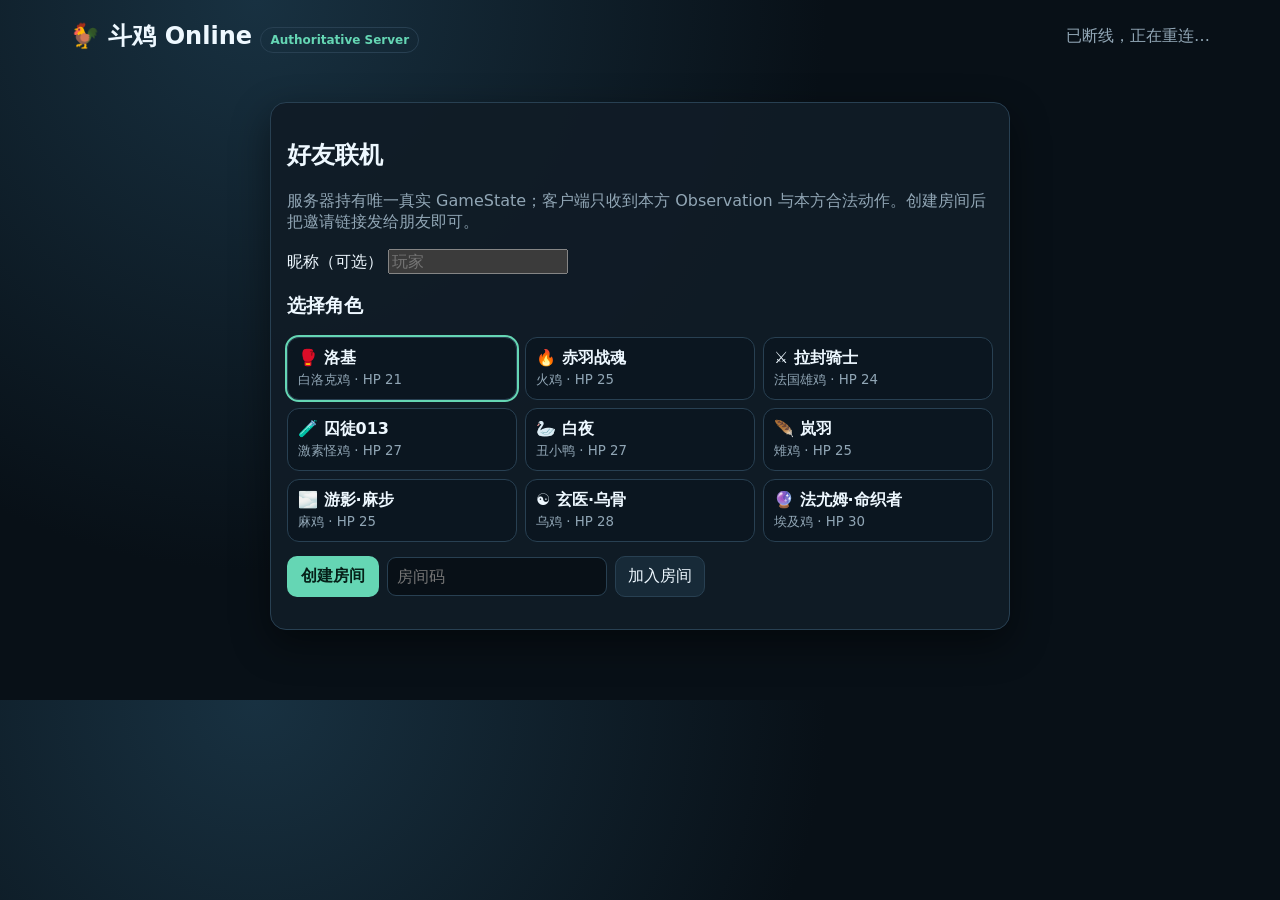
<file: src/online.html>
<!doctype html><html lang="zh-CN"><head><meta charset="utf-8"><meta name="viewport" content="width=device-width,initial-scale=1"><title>斗鸡 Online · 好友联机</title>
<style>
:root{color-scheme:dark;--bg:#081017;--panel:#101c26;--line:#284052;--accent:#65d6b4;--muted:#91a6b5;--danger:#ff8b8b}*{box-sizing:border-box}body{margin:0;background:radial-gradient(circle at 20% 0,#183141 0,#081017 46%);color:#eef8ff;font-family:system-ui,-apple-system,"Segoe UI","Microsoft YaHei",sans-serif}button,select,input{font:inherit}.wrap{max-width:1180px;margin:auto;padding:20px}.top{display:flex;justify-content:space-between;gap:12px;align-items:center}.brand{font-size:24px;font-weight:800}.badge{font-size:12px;border:1px solid var(--line);border-radius:99px;padding:5px 9px;color:var(--accent)}.panel{background:rgba(16,28,38,.95);border:1px solid var(--line);border-radius:16px;padding:16px;box-shadow:0 14px 38px #0007}.grid{display:grid;grid-template-columns:1fr 1fr;gap:14px}.lobby{max-width:740px;margin:50px auto}.heroes{display:grid;grid-template-columns:repeat(3,1fr);gap:8px}.hero{padding:10px;border:1px solid var(--line);border-radius:12px;background:#0b1620;cursor:pointer}.hero.active{outline:2px solid var(--accent)}.hero small,.muted{color:var(--muted)}.row{display:flex;gap:8px;align-items:center;flex-wrap:wrap}.primary{background:var(--accent);color:#062018;border:0;border-radius:10px;padding:10px 14px;font-weight:800;cursor:pointer}.secondary{background:#172a38;color:#eef8ff;border:1px solid var(--line);border-radius:10px;padding:9px 12px;cursor:pointer}.danger{background:#3b1d23;color:#ffd9dc;border:1px solid #78404a}.hidden{display:none!important}.roomcode{font:800 30px ui-monospace,monospace;letter-spacing:5px;color:#fff}.battle{display:grid;grid-template-columns:340px 1fr;gap:14px;margin-top:14px}.stats{display:grid;grid-template-columns:repeat(3,1fr);gap:8px}.stat{background:#0b1620;border:1px solid var(--line);border-radius:10px;padding:8px;text-align:center}.stat b{display:block;font-size:19px}.hand{display:grid;gap:8px}.card{background:#0b1620;border:1px solid var(--line);border-radius:12px;padding:10px}.card.playable{border-color:#3e806d}.card h4{margin:0 0 5px}.actions{display:grid;grid-template-columns:repeat(auto-fill,minmax(220px,1fr));gap:8px}.act{background:#142838;border:1px solid #38556a;color:#eef8ff;border-radius:11px;padding:10px;text-align:left;cursor:pointer}.act:hover{border-color:var(--accent)}.act:disabled{opacity:.5;cursor:not-allowed}.map{display:grid;grid-template-columns:repeat(9,1fr);gap:4px;max-width:620px;margin:10px auto}.cell{aspect-ratio:1;border:1px solid #273c4b;border-radius:8px;background:#0b1620;display:grid;place-items:center;font-size:12px;color:#708695}.cell.a{background:#174538;color:#dff}.cell.b{background:#562b32;color:#fff}.cell.ab{background:#594a18}.status{padding:8px 10px;border-radius:10px;background:#0b1620;border:1px solid var(--line)}#toast{position:fixed;right:18px;bottom:18px;max-width:420px;background:#101c26;border:1px solid var(--line);padding:12px 14px;border-radius:12px;display:none}.error{color:var(--danger)}@media(max-width:860px){.battle,.grid{grid-template-columns:1fr}.heroes{grid-template-columns:1fr 1fr}.battle{margin-top:8px}}
#combatAnnouncer{position:fixed;z-index:80;left:50%;top:15%;transform:translate(-50%,-8px) scale(.985);min-width:min(470px,76vw);max-width:86vw;padding:10px 18px;border:1px solid rgba(125,188,221,.48);border-radius:12px;background:rgba(9,26,39,.94);box-shadow:0 12px 34px rgba(0,0,0,.42);text-align:center;pointer-events:none;opacity:0;transition:opacity .18s ease,transform .22s ease;backdrop-filter:blur(4px)}
#combatAnnouncer.show{opacity:1;transform:translate(-50%,0) scale(1)}#combatAnnouncer .cue-kicker{font-size:11px;letter-spacing:.18em;color:#9bcbe1}#combatAnnouncer .cue-main{font-size:20px;font-weight:800;margin-top:3px;color:#eef9ff}
#combatAnnouncer.ultimate{border-color:rgba(239,188,92,.78)}#combatAnnouncer.ultimate .cue-main{color:#ffe7a9}#combatAnnouncer.skill .cue-main{color:#d9ffe5}#combatAnnouncer.combo .cue-main{color:#bff7ff}
.panel.hit-feedback{animation:onlineHit .26s ease-out}.panel.heal-feedback{animation:onlineHeal .34s ease-out}.battle.impact-feedback{animation:onlineImpact .28s ease-out}
@keyframes onlineHit{0%,100%{transform:translateX(0)}35%{transform:translateX(-4px)}65%{transform:translateX(2px)}}@keyframes onlineHeal{50%{filter:brightness(1.12)}}@keyframes onlineImpact{50%{filter:brightness(1.08)}}
@media(prefers-reduced-motion:reduce){#combatAnnouncer{transition:none}.panel.hit-feedback,.panel.heal-feedback,.battle.impact-feedback{animation-duration:.01ms!important}}</style></head><body><div class="wrap">
<div class="top"><div class="brand">🐓 斗鸡 Online <span class="badge">Authoritative Server</span></div><div id="conn" class="muted">连接中…</div></div>
<section id="lobby" class="panel lobby"><h2>好友联机</h2><p class="muted">服务器持有唯一真实 GameState；客户端只收到本方 Observation 与本方合法动作。创建房间后把邀请链接发给朋友即可。</p><label>昵称（可选） <input id="name" maxlength="20" placeholder="玩家" style="width:180px"></label><h3>选择角色</h3><div id="heroes" class="heroes"></div><div class="row" style="margin-top:14px"><button id="create" class="primary">创建房间</button><input id="roomInput" maxlength="6" placeholder="房间码" style="text-transform:uppercase;padding:9px;border-radius:9px;border:1px solid var(--line);background:#081017;color:white"><button id="join" class="secondary">加入房间</button></div><p id="lobbyMsg" class="muted"></p></section>
<section id="waiting" class="panel lobby hidden"><h2>房间已创建</h2><div id="roomCode" class="roomcode"></div><p class="muted">等待另一位玩家加入。房间保存在当前 Node 进程内；服务器重启后房间失效。</p><div class="row"><button id="copyInvite" class="primary">复制邀请链接</button><button id="copyCode" class="secondary">复制房间码</button></div><p id="playersWaiting"></p></section>
<section id="game" class="hidden"><div class="panel"><div class="row" style="justify-content:space-between"><div><b id="roomTitle"></b> · <span id="phase"></span></div><div class="row"><span id="turnStatus" class="status"></span><button id="rematch" class="secondary hidden">申请重赛</button><button id="surrender" class="secondary danger">投降</button></div></div></div>
<div class="battle"><div><div id="me" class="panel"></div><div id="opp" class="panel" style="margin-top:14px"></div><div class="panel" style="margin-top:14px"><h3>我的手牌</h3><div id="hand" class="hand"></div></div></div><div><div class="panel"><h3>地图位置</h3><div id="map" class="map"></div><p class="muted">A / B 为双方当前坐标。地图用于快速定位；完整合法移动以服务器返回的动作按钮为准。</p></div><div class="panel" style="margin-top:14px"><h3>当前合法动作</h3><div id="actions" class="actions"></div></div></div></div></section>
</div><div id="toast"></div><div id="combatAnnouncer" aria-live="polite"></div>
<script>
const $=s=>document.querySelector(s); let ws=null,catalog=null,selectedHero='luoji',roomId=null,side=null,token=null,snap=null,busy=false,lastFxSnap=null;
const saved=()=>{try{return JSON.parse(localStorage.getItem('douji-online-session')||'null')}catch{return null}};
function save(){if(roomId&&token)localStorage.setItem('douji-online-session',JSON.stringify({roomId,token}))}
function toast(t,err=false){const e=$('#toast');e.textContent=t;e.className=err?'error':'';e.style.display='block';setTimeout(()=>e.style.display='none',3200)}
const combatCueQueue=[];let combatCueBusy=false;function combatCue(kind,kicker,main){if(!main)return;combatCueQueue.push({kind,kicker,main});if(combatCueBusy)return;const run=()=>{const q=combatCueQueue.shift();if(!q){combatCueBusy=false;return}combatCueBusy=true;const n=$('#combatAnnouncer');n.className=q.kind||'';n.innerHTML=`<div class="cue-kicker">${q.kicker||''}</div><div class="cue-main">${q.main}</div>`;requestAnimationFrame(()=>n.classList.add('show'));setTimeout(()=>{n.classList.remove('show');setTimeout(run,170)},620)};run()}
function heroActionName(obs,ev){const p=obs.players?.[ev.side];if(ev.type==='skill')return p?.hero?.skills?.find(x=>x.id===ev.skillId)?.name||ev.name||'发动技能';if(ev.type==='ultimate')return p?.hero?.ultimates?.find(x=>x.id===ev.ultId)?.name||ev.name||'发动绝技';return ''}
function pulseOnlinePanel(absSide,heal=false){const node=absSide===side?$('#me'):$('#opp');if(!node)return;node.classList.remove('hit-feedback','heal-feedback');void node.offsetWidth;node.classList.add(heal?'heal-feedback':'hit-feedback');setTimeout(()=>node.classList.remove('hit-feedback','heal-feedback'),380)}
function onlineTransitionFx(prev,m){const obs=m.observation;if(!prev?.observation||!obs||m.seq<=prev.seq)return;const old=prev.observation;for(let i=0;i<2;i++){const d=(obs.players?.[i]?.hp??0)-(old.players?.[i]?.hp??0);if(d<0)pulseOnlinePanel(i,false);else if(d>0)pulseOnlinePanel(i,true)}if(obs.players?.some((p,i)=>(p.hp??0)<(old.players?.[i]?.hp??0))){const b=document.querySelector('.battle');if(b){b.classList.remove('impact-feedback');void b.offsetWidth;b.classList.add('impact-feedback');setTimeout(()=>b.classList.remove('impact-feedback'),320)}}const oldN=old.log?.length||0,newEvents=(obs.log||[]).slice(oldN);for(const ev of newEvents){const who=ev.side===side?'我方':'对手',hero=obs.players?.[ev.side]?.hero?.name||'斗士';if(ev.type==='ultimate')combatCue('ultimate',who+'绝技',`${hero} · ${heroActionName(obs,ev)}`);else if(ev.type==='skill')combatCue('skill',who+'技能',`${hero} · ${heroActionName(obs,ev)}`);else if(ev.type==='resolve'){const r=ev.log||{},step=r.stepNum||r.step||0;if(step>1)combatCue('combo',who+'连击',`第 ${step} 连击 · ${r.cardName||'追击'}`);else combatCue('combo',who+'攻击',r.cardName||'攻击')}}if((obs.expansionCount??0)>(old.expansionCount??0)){const next=obs.activeSide??obs.expansion?.initiativeSide??0;combatCue('expansion','展开推进',`第 ${(obs.expansionCount??0)+1} 展开 · ${obs.players?.[next]?.hero?.name||'下一方'}`)}}
function send(o){if(ws?.readyState===1)ws.send(JSON.stringify(o));}
function connect(){const proto=location.protocol==='https:'?'wss:':'ws:';ws=new WebSocket(proto+'//'+location.host+'/ws');ws.onopen=()=>{$('#conn').textContent='已连接';const q=new URLSearchParams(location.search),s=saved(),qr=q.get('room'),qt=q.get('token');let rid=null,t=null;if(qr&&qt){rid=qr;t=qt}else if(qr&&s?.roomId===qr&&s?.token){rid=qr;t=s.token}else if(!qr&&s?.roomId&&s?.token){rid=s.roomId;t=s.token}if(rid&&t)send({type:'RESUME',roomId:rid,token:t});};ws.onclose=()=>{$('#conn').textContent='已断线，正在重连…';setTimeout(connect,1200)};ws.onerror=()=>{};ws.onmessage=e=>handle(JSON.parse(e.data));}
function handle(m){if(m.type==='WELCOME'){catalog=m.catalog;roomId=m.roomId;side=m.side;token=m.token;save();renderHeroes();history.replaceState(null,'',location.pathname+'?room='+roomId);}
 else if(m.type==='ROOM'){renderRoom(m.room)}
 else if(m.type==='SNAPSHOT'||m.type==='STALE'){snap=m;renderGame(m)}
 else if(m.type==='ERROR'){toast(m.error,true);if(m.resumeFailed){localStorage.removeItem('douji-online-session');const q=new URLSearchParams(location.search),r=q.get('room');history.replaceState(null,'',location.pathname+(r?'?room='+encodeURIComponent(r):''));showLobby();if(r)$('#roomInput').value=r.toUpperCase();}}
}
function fallbackHeroes(){return {luoji:{id:'luoji',name:'洛基',title:'白洛克鸡',hp:21,emoji:'🥊'},chiyu:{id:'chiyu',name:'赤羽战魂',title:'火鸡',hp:25,emoji:'🔥'},lafeng:{id:'lafeng',name:'拉封骑士',title:'法国雄鸡',hp:24,emoji:'⚔️'},qiu013:{id:'qiu013',name:'囚徒013',title:'激素怪鸡',hp:27,emoji:'🧪'},baiye:{id:'baiye',name:'白夜',title:'丑小鸭',hp:27,emoji:'🦢'},lanyu:{id:'lanyu',name:'岚羽',title:'雉鸡',hp:25,emoji:'🪶'},youying:{id:'youying',name:'游影·麻步',title:'麻鸡',hp:25,emoji:'🌫️'},xuanyi:{id:'xuanyi',name:'玄医·乌骨',title:'乌鸡',hp:28,emoji:'☯️'},fayoum:{id:'fayoum',name:'法尤姆·命织者',title:'埃及鸡',hp:30,emoji:'🔮'}}}
function renderHeroes(){const hs=catalog?.heroes||fallbackHeroes();$('#heroes').innerHTML='';Object.values(hs).forEach(h=>{const d=document.createElement('div');d.className='hero '+(h.id===selectedHero?'active':'');d.innerHTML=`<b>${h.emoji||'🐓'} ${h.name}</b><br><small>${h.title} · HP ${h.hp}</small>`;d.onclick=()=>{selectedHero=h.id;renderHeroes()};$('#heroes').append(d)})}
function showLobby(){['#waiting','#game'].forEach(x=>$(x).classList.add('hidden'));$('#lobby').classList.remove('hidden');renderHeroes()}
function renderRoom(r){roomId=r.roomId;if(r.started)return;$('#lobby').classList.add('hidden');$('#game').classList.add('hidden');$('#waiting').classList.remove('hidden');$('#roomCode').textContent=roomId;$('#playersWaiting').textContent=(r.players.filter(Boolean).map(p=>`${p.side===0?'A':'B'}：${(catalog?.heroes||fallbackHeroes())[p.heroId]?.name||p.heroId}${p.connected?'（在线）':'（离线）'}`).join(' · '));}
function heroName(p){return p?.hero?.name||'未知'}
function pbox(p,title){if(!p)return `<h3>${title}</h3>`;const handN=Array.isArray(p.hand)?p.hand.length:0,deckN=Array.isArray(p.deck)?p.deck.length:0;return `<h3>${title} · ${heroName(p)}</h3><div class="stats"><div class="stat"><small>生命</small><b>${p.hp}</b></div><div class="stat"><small>能量</small><b>${p.energy}</b></div><div class="stat"><small>气</small><b>${p.qi}</b></div></div><p class="muted">手牌 ${handN} · 牌库 ${deckN} · 位置 (${p.pos?.r??'?'},${p.pos?.c??'?'})</p>`}
function renderMap(obs){const m=$('#map');m.innerHTML='';const a=obs.players?.[0]?.pos,b=obs.players?.[1]?.pos;for(let r=0;r<9;r++)for(let c=0;c<9;c++){const d=document.createElement('div');const A=a&&a.r===r&&a.c===c,B=b&&b.r===r&&b.c===c;d.className='cell '+(A&&B?'ab':A?'a':B?'b':'');d.textContent=A&&B?'AB':A?'A':B?'B':`${r},${c}`;m.append(d)}}
function actLabel(a){let s='';if(a.kind==='play_card'||a.kind==='counter')s=`${a.kind==='counter'?'反击':'出牌'}：${a.cardName||''}`;else if(a.kind==='use_skill')s=`技能：${a.name||a.skill?.name||a.skillId}`;else if(a.kind==='use_ultimate')s=`绝技：${a.name||a.ultimate?.name||a.ultimateId||''}`;else if(a.kind==='tactical_step')s='战术移动';else if(a.kind==='end')s='收势 / 结束';else if(a.kind==='pass')s='放弃响应';else if(a.kind==='supply_choice')s=`补给：${a.label||a.option}`;else if(a.kind==='resolve_choice'||a.kind==='pending_choice')s=`选择：${a.label||a.option||a.choice||''}`;else s=a.label||a.name||a.kind;if(a.dest)s+=` → (${a.dest.r},${a.dest.c})`;if(a.cost)s+=` · ${a.cost}能`;return s}
function renderHand(obs,legal){const hand=obs.players?.[side]?.hand||[],root=$('#hand');root.innerHTML='';hand.forEach(c=>{const playable=legal.some(a=>a.cardInstanceId===c.instanceId||a.cardKey===c.instanceId);const d=document.createElement('div');d.className='card '+(playable?'playable':'');d.innerHTML=`<h4>${c.name||'未知牌'} ${playable?'✓':''}</h4><div class="muted">${c.type||''} · 费用 ${c.cost??'?'} · ${c.rulesText||c.effect||''}</div>`;root.append(d)});if(!hand.length)root.innerHTML='<span class="muted">当前无手牌</span>'}
function renderActions(legal){const root=$('#actions');root.innerHTML='';if(!legal.length){root.innerHTML='<span class="muted">现在不是你的操作时点，等待对手。</span>';return}legal.forEach(a=>{const b=document.createElement('button');b.className='act';b.textContent=actLabel(a);b.disabled=busy;b.onclick=()=>{if(busy)return;busy=true;send({type:'COMMAND',baseSeq:snap.seq,actionId:a.actionId});setTimeout(()=>busy=false,600)};root.append(b)})}
function renderGame(m){const prev=lastFxSnap;const obs=m.observation;if(!obs)return;$('#lobby').classList.add('hidden');$('#waiting').classList.add('hidden');$('#game').classList.remove('hidden');$('#roomTitle').textContent=`房间 ${m.room.roomId} · 你是 ${side===0?'A':'B'}`;$('#phase').textContent=`阶段 ${obs.phase} · 序号 ${m.seq}`;$('#me').innerHTML=pbox(obs.players?.[side],'我方');$('#opp').innerHTML=pbox(obs.players?.[1-side],'对手');renderMap(obs);renderHand(obs,m.legalActions||[]);renderActions(m.legalActions||[]);const finished=m.finished||((obs.winner!==null&&obs.winner!==undefined)?{winner:obs.winner,reason:'CORE_WIN'}:null);if(finished){const win=finished.winner==='draw'?'平局':Number(finished.winner)===side?'你获胜':'你落败';$('#turnStatus').textContent=`对局结束：${win}`;$('#rematch').classList.remove('hidden');$('#surrender').classList.add('hidden')}else{$('#turnStatus').textContent=(m.legalActions||[]).length?'轮到你操作':'等待对手';$('#rematch').classList.add('hidden');$('#surrender').classList.remove('hidden')}onlineTransitionFx(prev,m);lastFxSnap=m;busy=false;}
$('#create').onclick=()=>send({type:'CREATE_ROOM',heroId:selectedHero,name:$('#name').value});$('#join').onclick=()=>{const r=$('#roomInput').value.trim().toUpperCase();if(!r)return toast('请输入房间码',true);send({type:'JOIN_ROOM',roomId:r,heroId:selectedHero,name:$('#name').value})};$('#copyInvite').onclick=async()=>{const u=location.origin+location.pathname+'?room='+roomId;await navigator.clipboard.writeText(u);toast('邀请链接已复制')};$('#copyCode').onclick=async()=>{await navigator.clipboard.writeText(roomId);toast('房间码已复制')};$('#surrender').onclick=()=>{if(confirm('确定投降？'))send({type:'SURRENDER'})};$('#rematch').onclick=()=>{send({type:'REMATCH'});toast('已申请重赛，等待对手同意')};
const q=new URLSearchParams(location.search);if(q.get('room')&&!q.get('token'))$('#roomInput').value=q.get('room').toUpperCase();renderHeroes();connect();
</script></body></html>
</file>
